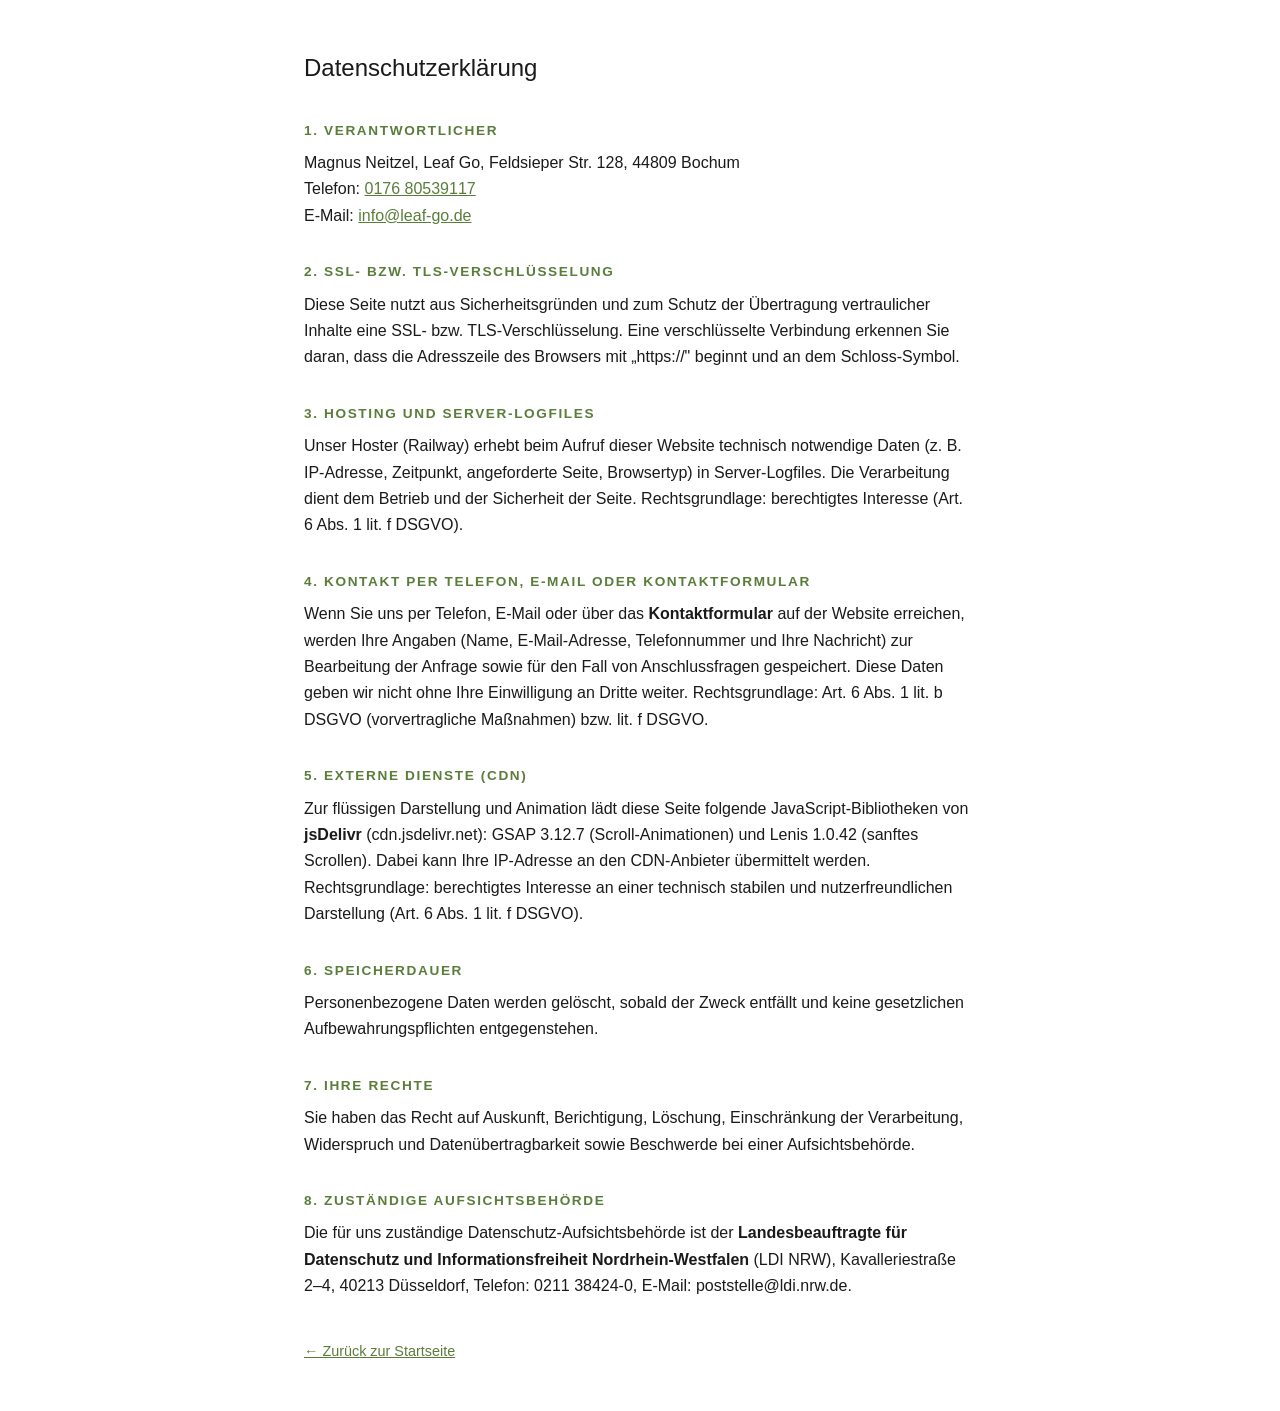
<file: datenschutz.html>
<!DOCTYPE html>
<html lang="de">
<head>
<meta charset="UTF-8">
<meta name="viewport" content="width=device-width, initial-scale=1.0">
<title>Datenschutz — Leaf Go</title>
<meta name="description" content="Datenschutzerklärung der Website leaf-go.de — Leaf Go, Magnus Neitzel.">
<link rel="canonical" href="https://leaf-go.de/datenschutz.html">
<link rel="icon" href="/favicon.ico" sizes="any">
<style>
  body { font-family: 'Helvetica Neue', Arial, sans-serif; max-width: 42rem; margin: 3rem auto; padding: 0 1.5rem; line-height: 1.65; color: #1a1a1a; }
  h1 { font-size: 1.5rem; font-weight: 300; margin-bottom: 1.5rem; }
  h2 { font-size: 0.85rem; text-transform: uppercase; letter-spacing: 0.12em; color: #5a7d3a; margin: 2rem 0 0.5rem; }
  a { color: #5a7d3a; }
  p, li { margin: 0.5rem 0; }
  ul { padding-left: 1.25rem; }
  .back { margin-top: 2.5rem; font-size: 0.9rem; }
</style>
</head>
<body>
<h1>Datenschutzerklärung</h1>

<h2>1. Verantwortlicher</h2>
<p>
Magnus Neitzel, Leaf Go, Feldsieper Str. 128, 44809 Bochum<br>
Telefon: <a href="tel:+4917680539117">0176 80539117</a><br>
E-Mail: <a href="mailto:info@leaf-go.de">info@leaf-go.de</a>
</p>

<h2>2. SSL- bzw. TLS-Verschlüsselung</h2>
<p>Diese Seite nutzt aus Sicherheitsgründen und zum Schutz der Übertragung vertraulicher Inhalte eine SSL- bzw. TLS-Verschlüsselung. Eine verschlüsselte Verbindung erkennen Sie daran, dass die Adresszeile des Browsers mit „https://" beginnt und an dem Schloss-Symbol.</p>

<h2>3. Hosting und Server-Logfiles</h2>
<p>Unser Hoster (Railway) erhebt beim Aufruf dieser Website technisch notwendige Daten (z.&nbsp;B. IP-Adresse, Zeitpunkt, angeforderte Seite, Browsertyp) in Server-Logfiles. Die Verarbeitung dient dem Betrieb und der Sicherheit der Seite. Rechtsgrundlage: berechtigtes Interesse (Art. 6 Abs. 1 lit. f DSGVO).</p>

<h2>4. Kontakt per Telefon, E-Mail oder Kontaktformular</h2>
<p>Wenn Sie uns per Telefon, E-Mail oder über das <strong>Kontaktformular</strong> auf der Website erreichen, werden Ihre Angaben (Name, E-Mail-Adresse, Telefonnummer und Ihre Nachricht) zur Bearbeitung der Anfrage sowie für den Fall von Anschlussfragen gespeichert. Diese Daten geben wir nicht ohne Ihre Einwilligung an Dritte weiter. Rechtsgrundlage: Art. 6 Abs. 1 lit. b DSGVO (vorvertragliche Maßnahmen) bzw. lit. f DSGVO.</p>

<h2>5. Externe Dienste (CDN)</h2>
<p>Zur flüssigen Darstellung und Animation lädt diese Seite folgende JavaScript-Bibliotheken von <strong>jsDelivr</strong> (cdn.jsdelivr.net): GSAP 3.12.7 (Scroll-Animationen) und Lenis 1.0.42 (sanftes Scrollen). Dabei kann Ihre IP-Adresse an den CDN-Anbieter übermittelt werden. Rechtsgrundlage: berechtigtes Interesse an einer technisch stabilen und nutzerfreundlichen Darstellung (Art. 6 Abs. 1 lit. f DSGVO).</p>

<h2>6. Speicherdauer</h2>
<p>Personenbezogene Daten werden gelöscht, sobald der Zweck entfällt und keine gesetzlichen Aufbewahrungspflichten entgegenstehen.</p>

<h2>7. Ihre Rechte</h2>
<p>Sie haben das Recht auf Auskunft, Berichtigung, Löschung, Einschränkung der Verarbeitung, Widerspruch und Datenübertragbarkeit sowie Beschwerde bei einer Aufsichtsbehörde.</p>

<h2>8. Zuständige Aufsichtsbehörde</h2>
<p>Die für uns zuständige Datenschutz-Aufsichtsbehörde ist der <strong>Landesbeauftragte für Datenschutz und Informationsfreiheit Nordrhein-Westfalen</strong> (LDI NRW), Kavalleriestraße 2–4, 40213 Düsseldorf, Telefon: 0211 38424-0, E-Mail: poststelle@ldi.nrw.de.</p>

<p class="back"><a href="index.html">← Zurück zur Startseite</a></p>
</body>
</html>
</file>
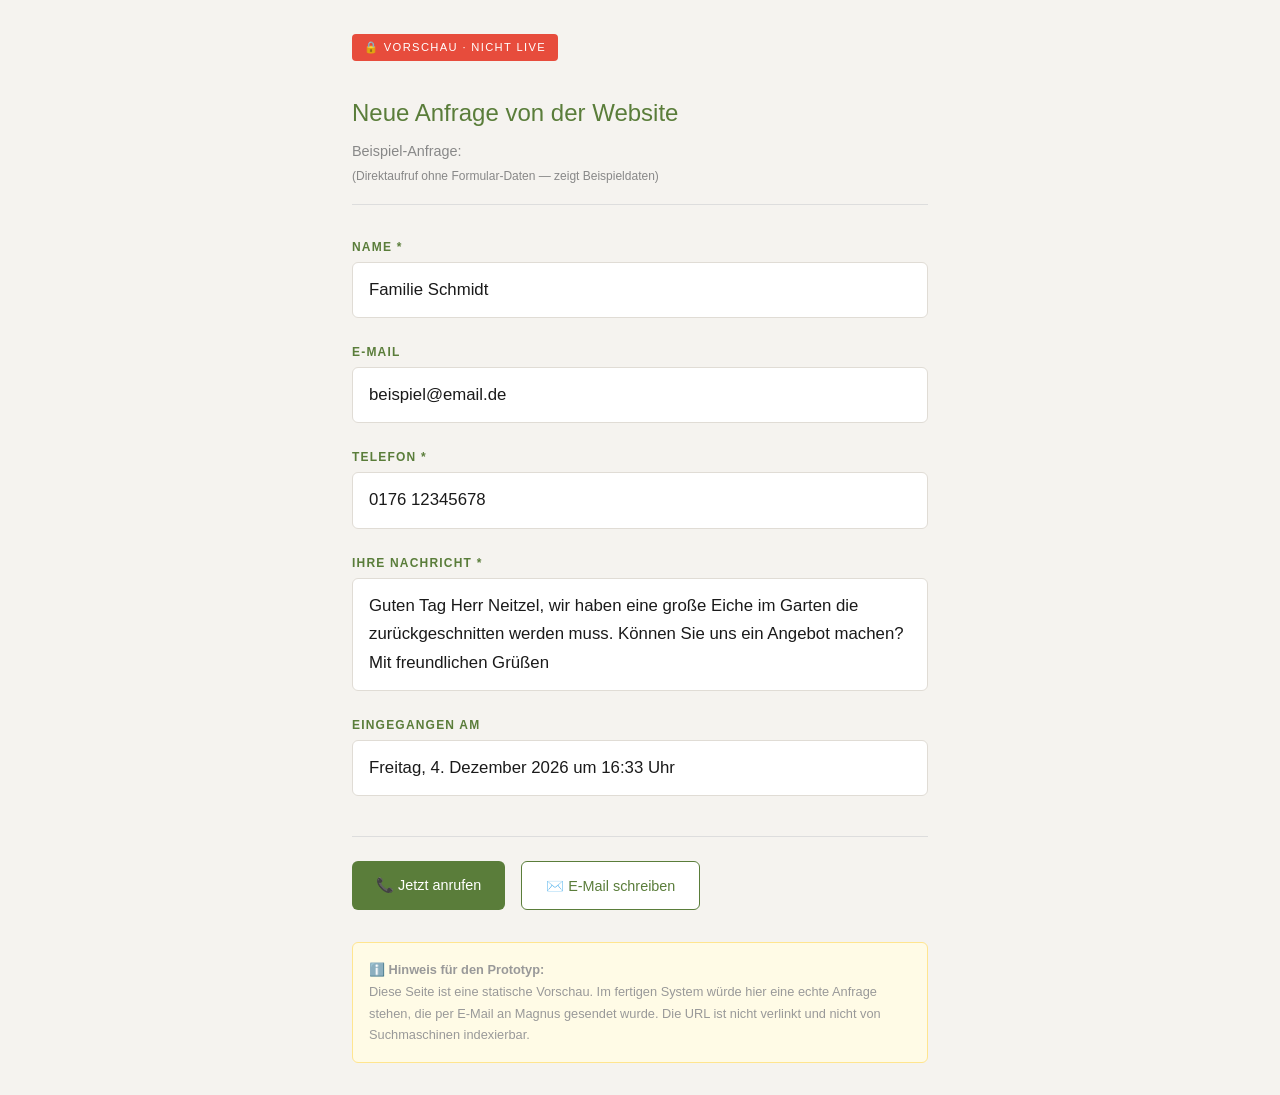
<file: form-preview.html>
<!DOCTYPE html>
<html lang="de">
<head>
<meta charset="UTF-8">
<meta name="viewport" content="width=device-width, initial-scale=1.0">
<meta name="robots" content="noindex, nofollow">
<title>Anfrage-Vorschau — Leaf Go</title>
<style>
  *, *::before, *::after { margin: 0; padding: 0; box-sizing: border-box; }
  body {
    font-family: 'Helvetica Neue', Arial, sans-serif;
    background: #f5f3ef;
    color: #1a1a1a;
    line-height: 1.7;
    padding: 2rem;
    max-width: 640px;
    margin: 0 auto;
  }
  .preview-badge {
    display: inline-block;
    background: #e74c3c;
    color: #fff;
    font-size: 0.7rem;
    text-transform: uppercase;
    letter-spacing: 0.12em;
    padding: 4px 12px;
    border-radius: 4px;
    margin-bottom: 2rem;
  }
  h1 {
    font-size: 1.5rem;
    font-weight: 300;
    color: #5a7d3a;
    margin-bottom: 0.3rem;
  }
  .subtitle {
    font-size: 0.9rem;
    color: #888;
    margin-bottom: 2rem;
    border-bottom: 1px solid #ddd;
    padding-bottom: 1rem;
  }
  .field {
    margin-bottom: 1.5rem;
  }
  .field-label {
    font-size: 0.75rem;
    text-transform: uppercase;
    letter-spacing: 0.1em;
    color: #5a7d3a;
    font-weight: 600;
    margin-bottom: 0.3rem;
  }
  .field-value {
    font-size: 1.05rem;
    background: #fff;
    padding: 0.8rem 1rem;
    border-radius: 6px;
    border: 1px solid #e0dcd5;
    word-break: break-word;
  }
  .field-value.empty {
    color: #ccc;
    font-style: italic;
  }
  .actions {
    margin-top: 2.5rem;
    padding-top: 1.5rem;
    border-top: 1px solid #ddd;
    display: flex;
    gap: 1rem;
    flex-wrap: wrap;
  }
  .btn {
    display: inline-block;
    padding: 0.7rem 1.5rem;
    border-radius: 6px;
    text-decoration: none;
    font-size: 0.9rem;
    font-weight: 500;
    cursor: pointer;
    border: none;
    transition: background 0.2s;
  }
  .btn-primary {
    background: #5a7d3a;
    color: #fff;
  }
  .btn-primary:hover { background: #4a6b2e; }
  .btn-secondary {
    background: #fff;
    color: #5a7d3a;
    border: 1px solid #5a7d3a;
  }
  .btn-secondary:hover { background: #f0f4eb; }
  .note {
    margin-top: 2rem;
    font-size: 0.8rem;
    color: #999;
    background: #fffbe6;
    border: 1px solid #ffe58f;
    padding: 1rem;
    border-radius: 6px;
  }
</style>
</head>
<body>

<span class="preview-badge">🔒 VORSCHAU · NICHT LIVE</span>

<h1>Neue Anfrage von der Website</h1>
<p class="subtitle" id="subtitle">Diese Seite zeigt, wie eine eingegangene Kontaktanfrage für Magnus aussieht.<br>Im Prototyp wird das Formular noch nicht versendet.</p>

<div class="field">
  <div class="field-label">Name *</div>
  <div class="field-value" id="fieldName">—</div>
</div>

<div class="field">
  <div class="field-label">E-Mail</div>
  <div class="field-value" id="fieldEmail">—</div>
</div>

<div class="field">
  <div class="field-label">Telefon *</div>
  <div class="field-value" id="fieldPhone">—</div>
</div>

<div class="field">
  <div class="field-label">Ihre Nachricht *</div>
  <div class="field-value" id="fieldMessage">—</div>
</div>

<div class="field">
  <div class="field-label">Eingegangen am</div>
  <div class="field-value" id="dateField">—</div>
</div>

<div class="actions">
  <a href="tel:+4917680539117" class="btn btn-primary">📞 Jetzt anrufen</a>
  <a href="mailto:info@leaf-go.de" class="btn btn-secondary">✉️ E-Mail schreiben</a>
</div>

<div class="note">
  <strong>ℹ️ Hinweis für den Prototyp:</strong><br>
  Diese Seite ist eine statische Vorschau. Im fertigen System würde hier eine echte Anfrage stehen, die per E-Mail an Magnus gesendet wurde. Die URL ist nicht verlinkt und nicht von Suchmaschinen indexierbar.
</div>

<script>
  // Read URL params (from form submission)
  var params = new URLSearchParams(window.location.search);
  var hasData = params.get('name') || params.get('phone') || params.get('message');
  
  if (hasData) {
    // Show real submitted data
    document.getElementById('subtitle').innerHTML = 'So sieht die Anfrage für Magnus aus:<br><small style="color:#5a7d3a">(Prototyp — wird noch nicht per E-Mail versendet)</small>';
    
    var name = params.get('name') || '';
    var email = params.get('email') || '';
    var phone = params.get('phone') || '';
    var message = params.get('message') || '';
    
    document.getElementById('fieldName').textContent = name || '(nicht angegeben)';
    document.getElementById('fieldEmail').textContent = email || '(nicht angegeben)';
    document.getElementById('fieldPhone').textContent = phone || '(nicht angegeben)';
    document.getElementById('fieldMessage').textContent = message || '(nicht angegeben)';
    
    if (!email) document.getElementById('fieldEmail').classList.add('empty');
  } else {
    // Show example data
    document.getElementById('fieldName').textContent = 'Familie Schmidt';
    document.getElementById('fieldEmail').textContent = 'beispiel@email.de';
    document.getElementById('fieldPhone').textContent = '0176 12345678';
    document.getElementById('fieldMessage').textContent = 'Guten Tag Herr Neitzel, wir haben eine große Eiche im Garten die zurückgeschnitten werden muss. Können Sie uns ein Angebot machen? Mit freundlichen Grüßen';
    document.getElementById('subtitle').innerHTML = 'Beispiel-Anfrage:<br><small style="color:#888">(Direktaufruf ohne Formular-Daten — zeigt Beispieldaten)</small>';
  }
  
  // Show current date
  var now = new Date();
  var options = { weekday: 'long', year: 'numeric', month: 'long', day: 'numeric', hour: '2-digit', minute: '2-digit' };
  document.getElementById('dateField').textContent = now.toLocaleDateString('de-DE', options) + ' Uhr';
</script>

</body>
</html>
</file>
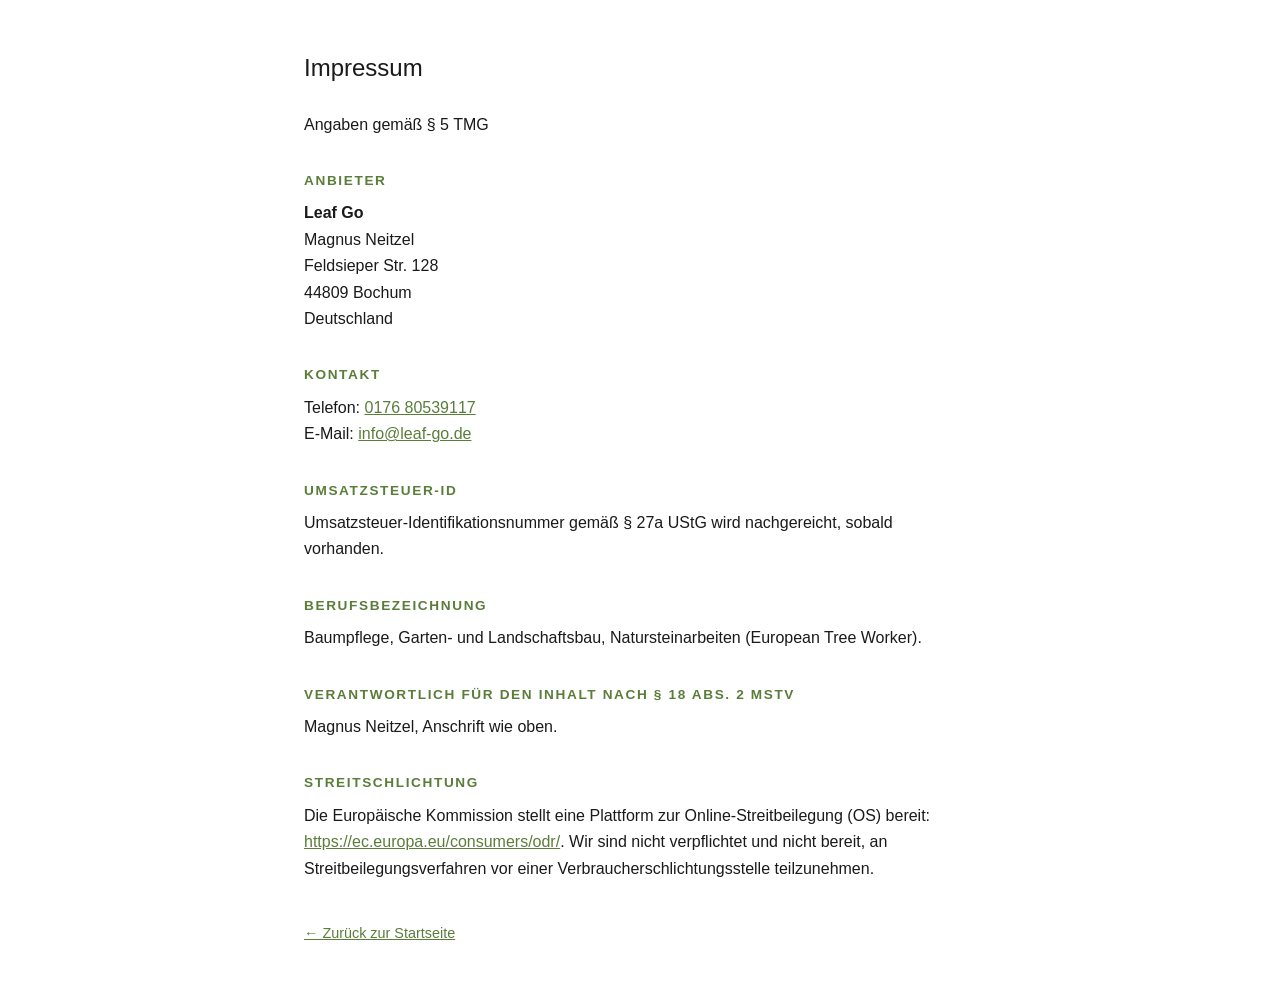
<file: impressum.html>
<!DOCTYPE html>
<html lang="de">
<head>
<meta charset="UTF-8">
<meta name="viewport" content="width=device-width, initial-scale=1.0">
<title>Impressum — Leaf Go</title>
<meta name="description" content="Impressum und Anbieterkennzeichnung von Leaf Go, Magnus Neitzel, Bochum.">
<link rel="canonical" href="https://leaf-go.de/impressum.html">
<link rel="icon" href="/favicon.ico" sizes="any">
<style>
  body { font-family: 'Helvetica Neue', Arial, sans-serif; max-width: 42rem; margin: 3rem auto; padding: 0 1.5rem; line-height: 1.65; color: #1a1a1a; }
  h1 { font-size: 1.5rem; font-weight: 300; margin-bottom: 1.5rem; }
  h2 { font-size: 0.85rem; text-transform: uppercase; letter-spacing: 0.12em; color: #5a7d3a; margin: 2rem 0 0.5rem; }
  a { color: #5a7d3a; }
  p { margin: 0.5rem 0; }
  .back { margin-top: 2.5rem; font-size: 0.9rem; }
</style>
</head>
<body>
<h1>Impressum</h1>
<p>Angaben gemäß § 5 TMG</p>

<h2>Anbieter</h2>
<p>
<strong>Leaf Go</strong><br>
Magnus Neitzel<br>
Feldsieper Str. 128<br>
44809 Bochum<br>
Deutschland
</p>

<h2>Kontakt</h2>
<p>
Telefon: <a href="tel:+4917680539117">0176 80539117</a><br>
E-Mail: <a href="mailto:info@leaf-go.de">info@leaf-go.de</a>
</p>

<h2>Umsatzsteuer-ID</h2>
<p>Umsatzsteuer-Identifikationsnummer gemäß § 27a UStG wird nachgereicht, sobald vorhanden.</p>

<h2>Berufsbezeichnung</h2>
<p>Baumpflege, Garten- und Landschaftsbau, Natursteinarbeiten (European Tree Worker).</p>

<h2>Verantwortlich für den Inhalt nach § 18 Abs. 2 MStV</h2>
<p>Magnus Neitzel, Anschrift wie oben.</p>

<h2>Streitschlichtung</h2>
<p>Die Europäische Kommission stellt eine Plattform zur Online-Streitbeilegung (OS) bereit: <a href="https://ec.europa.eu/consumers/odr/" rel="noopener noreferrer">https://ec.europa.eu/consumers/odr/</a>. Wir sind nicht verpflichtet und nicht bereit, an Streitbeilegungsverfahren vor einer Verbraucherschlichtungsstelle teilzunehmen.</p>

<p class="back"><a href="index.html">← Zurück zur Startseite</a></p>
</body>
</html>
</file>
